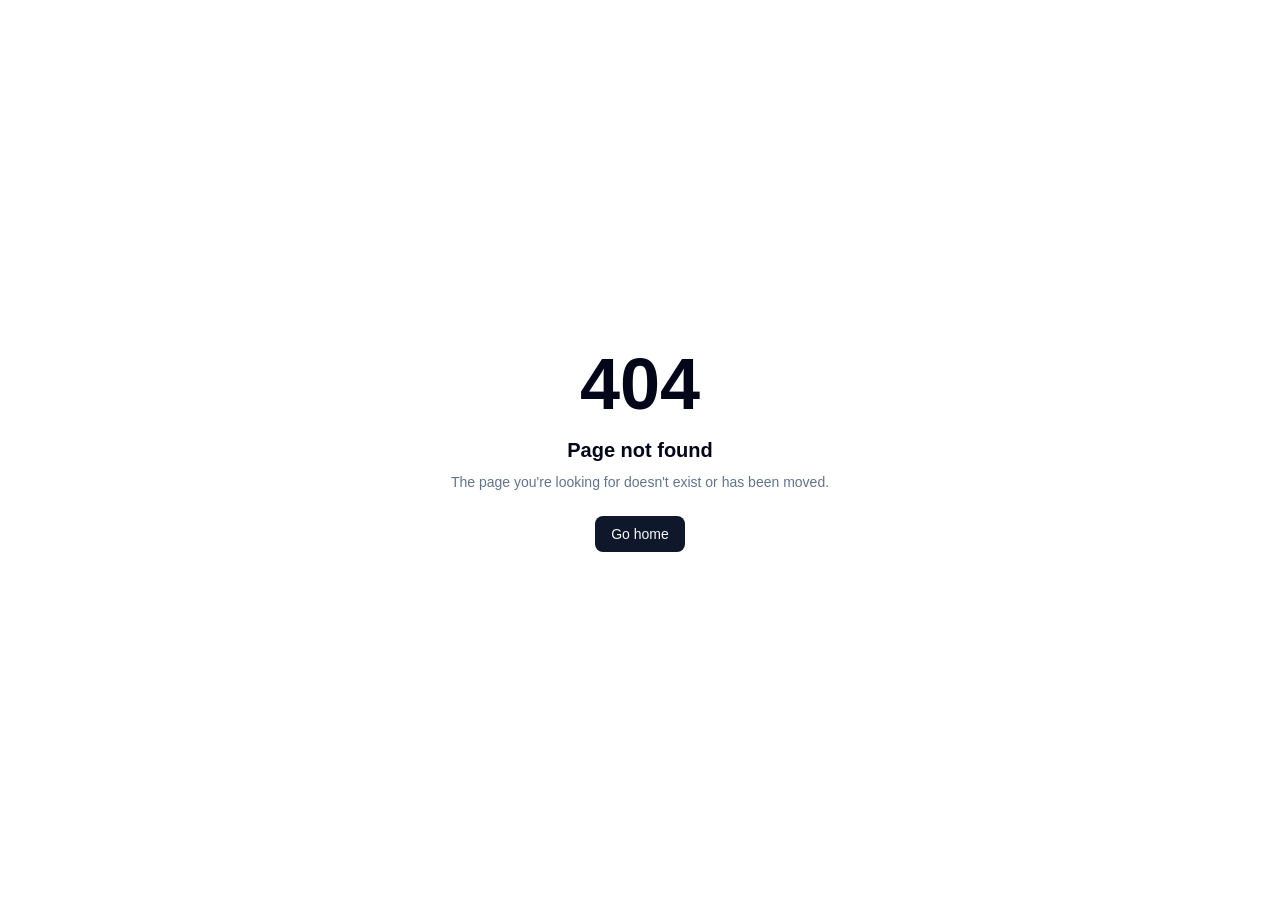
<file: index.html>
<!DOCTYPE html><html lang="en"><head><meta charSet="utf-8"/><meta name="viewport" content="width=device-width, initial-scale=1"/><link rel="stylesheet" href="https://fonts.googleapis.com/css2?family=Dancing+Script:wght@500;600;700&amp;family=Caveat:wght@500;600&amp;display=swap" data-precedence="default"/><link rel="stylesheet" href="./assets/styles-OF09rn1M.css" data-precedence="default"/><title>I Miss You, Robot</title><meta name="author" content="I Miss You, Robot"/><meta name="twitter:site" content="@Lovable"/><meta name="description" content="A small romantic message for my robot."/><meta property="og:title" content="I Miss You, Robot"/><meta property="og:description" content="A small romantic message for my robot."/><meta property="og:type" content="website"/><meta name="twitter:card" content="summary_large_image"/><link rel="modulepreload" href="./assets/index-C32vCaqM.js"/><link rel="modulepreload" href="./assets/routes-DOTeBbBh.js"/><link rel="preconnect" href="https://fonts.googleapis.com"/><link rel="preconnect" href="https://fonts.gstatic.com" crossorigin="anonymous"/><link rel="icon" href="./favicon.ico" type="image/x-icon"/></head><body><!--$--><main class="romantic-page"><section class="romantic-screen romantic-screen-active" aria-hidden="false"><div class="romantic-copy opening-copy"><h1>I miss you, <span class="robot-word">robot</span>.</h1><p>I just wanted you to know how much I miss you</p><button class="inline-flex items-center justify-center gap-2 whitespace-nowrap cursor-pointer focus-visible:outline-none focus-visible:ring-1 focus-visible:ring-ring disabled:pointer-events-none disabled:opacity-50 disabled:cursor-not-allowed [&amp;_svg]:pointer-events-none [&amp;_svg]:size-4 [&amp;_svg]:shrink-0 bg-romantic-button font-romantic font-normal text-romantic-button-foreground shadow-romantic transition-all duration-300 hover:bg-romantic-button-hover hover:shadow-romantic-hover active:scale-95 h-10 rounded-full px-7 text-xs" tabindex="0">Really?</button></div></section><section class="romantic-screen romantic-screen-right" aria-hidden="true"><div class="romantic-copy password-copy"><h1>Of course my <span class="robot-word">robot</span>.</h1><p>But first, put in the secret password.</p><div class="heart-lock " aria-label="Four digit secret password"><svg viewBox="0 0 220 200" aria-hidden="true"><path d="M110 184C91 166 28 119 20 72C13 29 61 5 91 34C100 42 106 51 110 60C114 51 120 42 129 34C159 5 207 29 200 72C192 119 129 166 110 184Z"></path></svg><div class="password-row"><div class="password-slot"><button type="button" class="password-step" tabindex="-1" aria-label="Increase digit 1"><svg viewBox="0 0 12 7" aria-hidden="true"><path d="M1 6l5-5 5 5"></path></svg></button><label class="password-digit"><span class="password-digit-value" aria-hidden="true">0</span><input inputMode="numeric" pattern="[0-9]*" maxLength="1" autoComplete="off" aria-label="Password digit 1" tabindex="-1" value=""/></label><button type="button" class="password-step" tabindex="-1" aria-label="Decrease digit 1"><svg viewBox="0 0 12 7" aria-hidden="true"><path d="M1 1l5 5 5-5"></path></svg></button></div><div class="password-slot"><button type="button" class="password-step" tabindex="-1" aria-label="Increase digit 2"><svg viewBox="0 0 12 7" aria-hidden="true"><path d="M1 6l5-5 5 5"></path></svg></button><label class="password-digit"><span class="password-digit-value" aria-hidden="true">0</span><input inputMode="numeric" pattern="[0-9]*" maxLength="1" autoComplete="off" aria-label="Password digit 2" tabindex="-1" value=""/></label><button type="button" class="password-step" tabindex="-1" aria-label="Decrease digit 2"><svg viewBox="0 0 12 7" aria-hidden="true"><path d="M1 1l5 5 5-5"></path></svg></button></div><div class="password-slot"><button type="button" class="password-step" tabindex="-1" aria-label="Increase digit 3"><svg viewBox="0 0 12 7" aria-hidden="true"><path d="M1 6l5-5 5 5"></path></svg></button><label class="password-digit"><span class="password-digit-value" aria-hidden="true">0</span><input inputMode="numeric" pattern="[0-9]*" maxLength="1" autoComplete="off" aria-label="Password digit 3" tabindex="-1" value=""/></label><button type="button" class="password-step" tabindex="-1" aria-label="Decrease digit 3"><svg viewBox="0 0 12 7" aria-hidden="true"><path d="M1 1l5 5 5-5"></path></svg></button></div><div class="password-slot"><button type="button" class="password-step" tabindex="-1" aria-label="Increase digit 4"><svg viewBox="0 0 12 7" aria-hidden="true"><path d="M1 6l5-5 5 5"></path></svg></button><label class="password-digit"><span class="password-digit-value" aria-hidden="true">0</span><input inputMode="numeric" pattern="[0-9]*" maxLength="1" autoComplete="off" aria-label="Password digit 4" tabindex="-1" value=""/></label><button type="button" class="password-step" tabindex="-1" aria-label="Decrease digit 4"><svg viewBox="0 0 12 7" aria-hidden="true"><path d="M1 1l5 5 5-5"></path></svg></button></div></div></div></div></section></main><script>(function(a,f){let l;try{l=JSON.parse(sessionStorage.getItem(a)||"{}")}catch{return}const n=l?.[f||history.state?.__TSR_key];let c=!1;for(const t in n){const e=n[t],o=e?.scrollX,s=e?.scrollY;if(Number.isFinite(o)&&Number.isFinite(s)){if(t==="window")scrollTo(o,s),c=!0;else if(t)try{const r=document.querySelector(t);r&&(r.scrollLeft=o,r.scrollTop=s)}catch{}}}if(c)return;const i=location.hash.slice(1);if(i){const t=history.state?.__hashScrollIntoViewOptions??!0;if(t){const e=document.getElementById(i);e&&e.scrollIntoView(t)}return}scrollTo(0,0)})("tsr-scroll-restoration-v1_3");document.currentScript.remove()</script><!--/$--><script data-tsr-stream-part="">(self.$R=self.$R||{})["tsr"]=[];self.$_TSR={h(){this.hydrated=!0,this.c()},e(){this.streamEnded=!0,this.c()},c(){this.hydrated&&this.streamEnded&&(delete self.$_TSR,delete self.$R.tsr)},p(e){this.initialized?e():this.buffer.push(e)},buffer:[]};$_TSR.router=($R=>$R[0]={manifest:$R[1]={routes:$R[2]={__root__:$R[3]={preloads:$R[4]=["./assets/index-C32vCaqM.js"],scripts:$R[5]=[$R[6]={attrs:$R[7]={type:"module",async:!0,src:"./assets/index-C32vCaqM.js"}}]},"/":$R[8]={preloads:$R[9]=["./assets/routes-DOTeBbBh.js"]}}},matches:$R[10]=[$R[11]={i:"__root__ ",u:1791823463550,s:"success",ssr:!0},$R[12]={i:"  ",u:1791823463550,s:"success",ssr:!0}]})($R["tsr"]);$_TSR.e();{let s=document.currentScript,p;while((p=s.previousElementSibling)&&p.hasAttribute('data-tsr-stream-part'))p.remove();s.remove()}</script><script type="module" async="" src="./assets/index-C32vCaqM.js"></script><script>document.currentScript.remove();/*$tsr-stream-boundary*/</script></body></html>
</file>
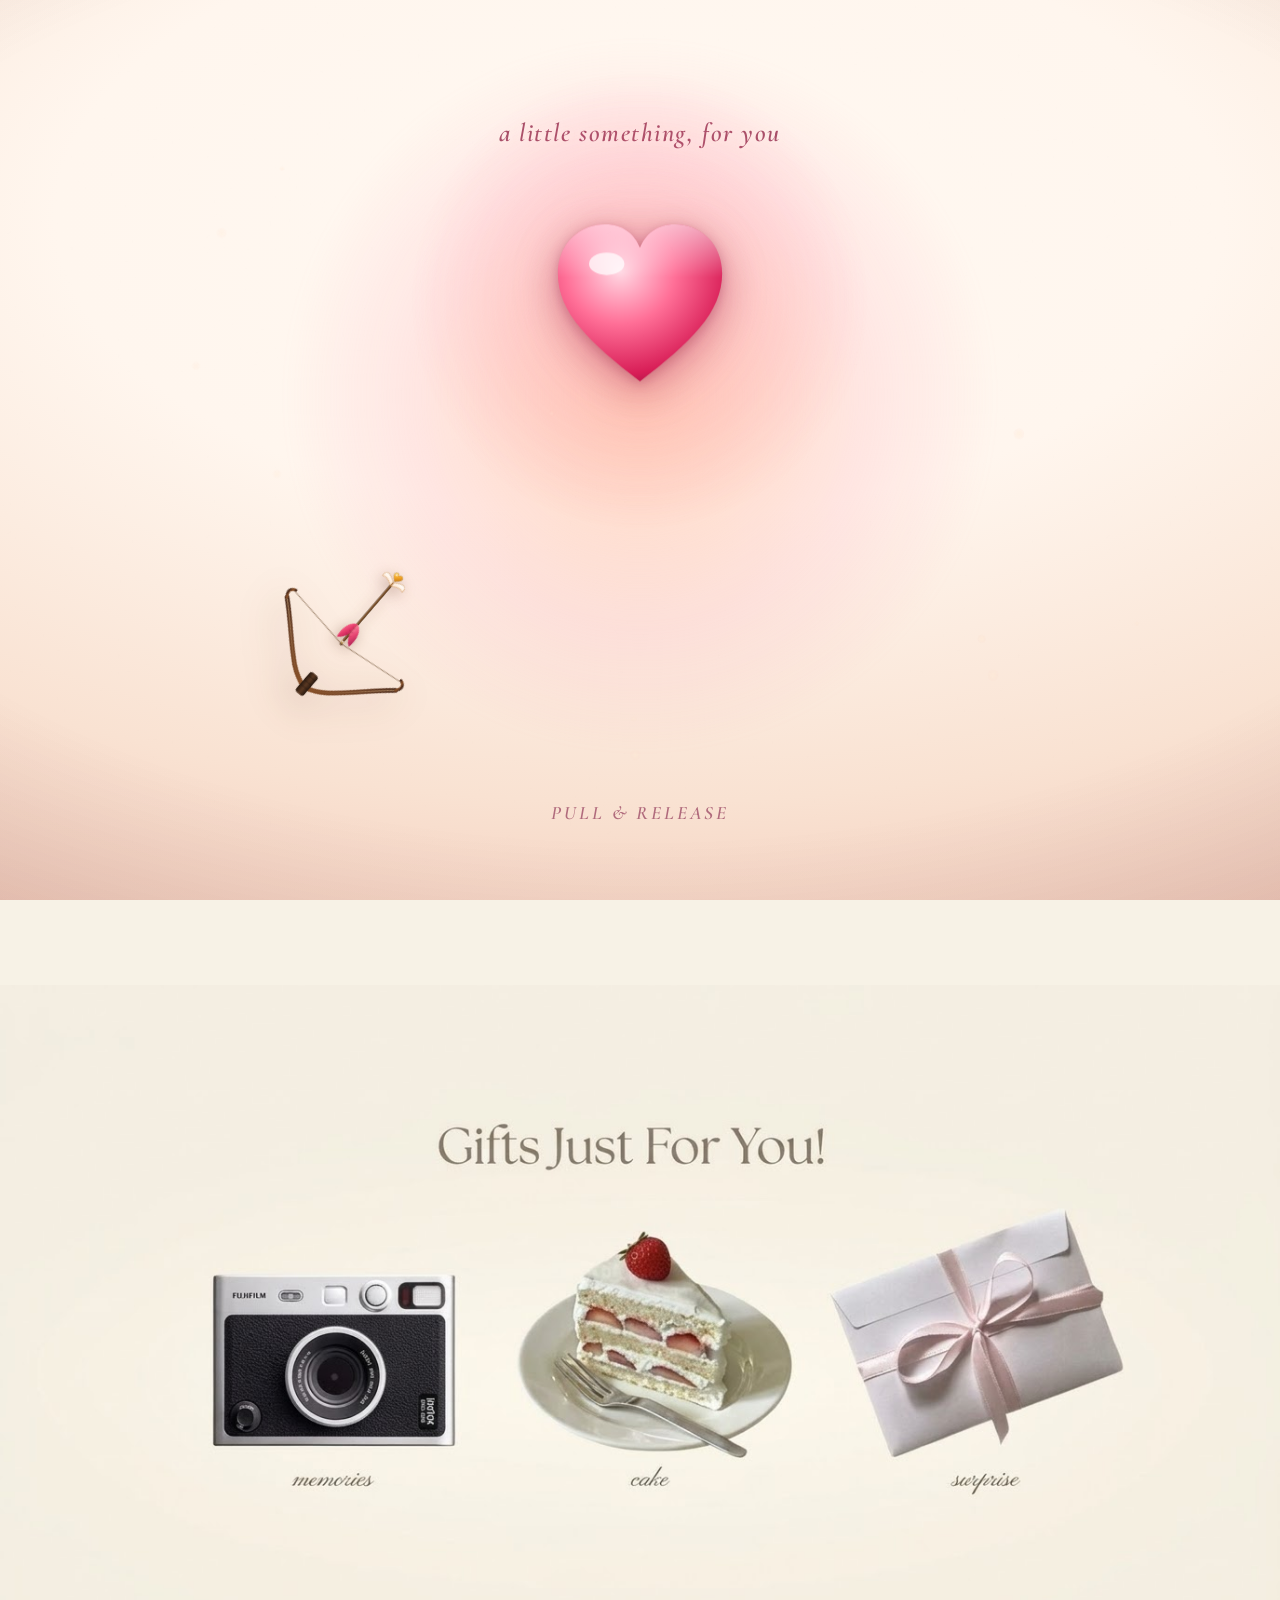
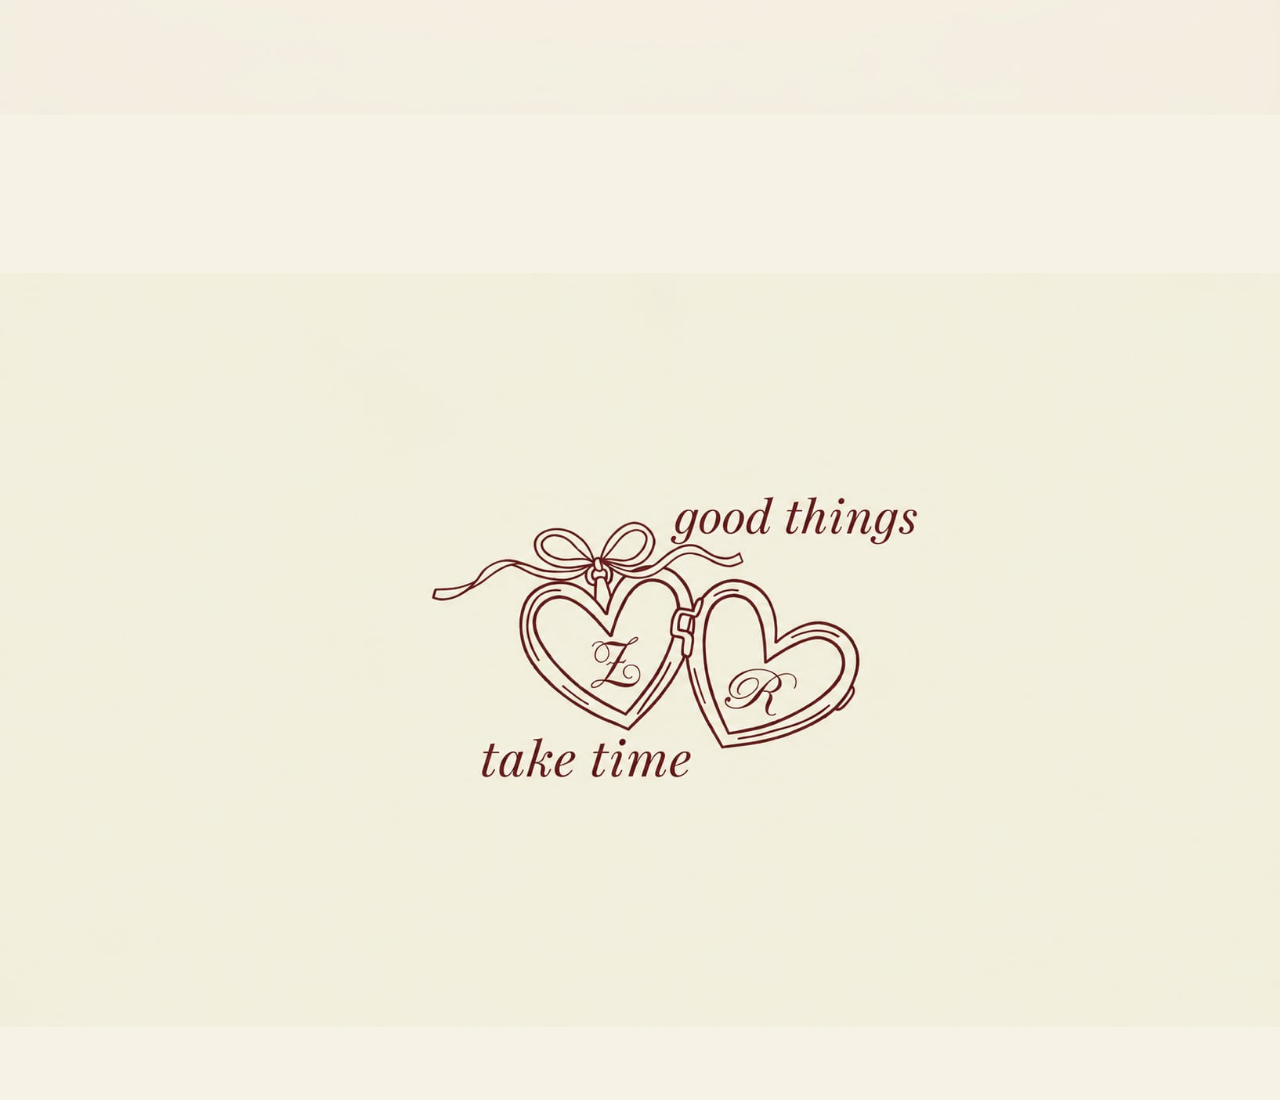
<file: interactive-birthday/index.html>
<!doctype html>
<html lang="en">
<head>
  <meta charset="UTF-8" />
  <meta name="viewport" content="width=device-width, initial-scale=1.0, viewport-fit=cover" />
  <title>Happy Birthday ♥ — a little film</title>
  <meta name="description" content="A cinematic birthday film in four acts: a beating heart you open with a tap, a rush of colour, a kinetic wish, and a tree that blooms into a heart of petals." />
  <meta name="theme-color" content="#f7e7dc" />
  <link rel="icon" type="image/png" href="./favicon.png" />

  <link rel="preconnect" href="https://fonts.googleapis.com" />
  <link rel="preconnect" href="https://fonts.gstatic.com" crossorigin />
  <link href="https://fonts.googleapis.com/css2?family=Great+Vibes&family=Cormorant+Garamond:ital,wght@0,500;0,600;1,500&family=Fraunces:opsz,wght@9..144,600;9..144,700;9..144,900&display=swap" rel="stylesheet" />

  <script>document.documentElement.classList.add('js')</script>
  <script type="module" crossorigin src="./assets/index-DOpaFlii.js"></script>
  <link rel="stylesheet" crossorigin href="./assets/index-CAkBa6du.css">
  <style>
    html, body { height: auto; min-height: 100%; overflow-x: hidden; overflow-y: auto; }
    .scene { position: relative; inset: auto; width: 100%; height: 100vh; height: 100svh; overflow: hidden; }
    .gifts-section { display: grid; place-items: center; width: 100%; min-height: 100vh; min-height: 100svh; overflow: hidden; background: #f7f2e6; }
    .gifts-followup { display: grid; place-items: center; width: 100%; min-height: 100vh; min-height: 100svh; overflow: hidden; background: #f7f2e6; }
    .gifts-followup img { display: block; width: auto !important; height: auto !important; max-width: 100vw !important; max-height: 100svh !important; object-fit: contain !important; }
    .gifts-artwork { position: relative; width: min(100vw, 175.38svh); aspect-ratio: 1375 / 784; }
    .gifts-artwork > img { display: block; width: 100%; height: 100%; object-fit: contain; }
    .gift-surprise-hotspot { position: absolute; left: 64.7%; top: 30.6%; width: 22.2%; height: 33.7%; padding: 0; border: 0; border-radius: 12%; background: transparent; cursor: pointer; }
    .gift-surprise-hotspot:focus-visible { outline: 3px solid #a66b75; outline-offset: 3px; }
    .gift-cake-hotspot { position: absolute; left: 39%; top: 30%; width: 24%; height: 38%; padding: 0; border: 0; border-radius: 12%; background: transparent; cursor: pointer; }
    .gift-cake-hotspot:focus-visible { outline: 3px solid #a66b75; outline-offset: 3px; }
    .gift-camera-hotspot { position: absolute; left: 15.5%; top: 37%; width: 21%; height: 28%; padding: 0; border: 0; border-radius: 8%; background: transparent; cursor: pointer; }
    .gift-camera-hotspot:focus-visible { outline: 3px solid #a66b75; outline-offset: 3px; }
    .flower-gift-viewer { position: fixed; inset: 0; z-index: 9999; display: grid; place-items: center; padding: 0; border: 0; width: 100%; height: 100%; max-width: none; max-height: none; background: #f7f2e6; }
    .flower-gift-viewer[hidden] { display: none; }
    .flower-gift-viewer img { display: block; width: auto !important; height: auto !important; max-width: 90vw !important; max-height: 90svh !important; object-fit: contain !important; }
    .flower-gift-viewer-close { position: absolute; top: max(16px, env(safe-area-inset-top)); right: max(16px, env(safe-area-inset-right)); width: 44px; height: 44px; border: 0; border-radius: 50%; color: #57433d; background: #fff9; font: 32px/1 sans-serif; cursor: pointer; }
    .cake-confetti-viewer { position: fixed; inset: 0; z-index: 9998; display: grid; place-items: center; width: 100%; height: 100%; background: #f0f1d9; }
    .cake-confetti-viewer[hidden] { display: none; }
    .cake-confetti-trigger { position: relative; z-index: 1; display: grid; place-items: center; width: 100%; height: 100%; padding: 0; border: 0; background: transparent; cursor: pointer; }
    .cake-confetti-frame { display: block; width: auto !important; height: auto !important; max-width: 96vw !important; max-height: 96svh !important; object-fit: contain !important; user-select: none; }
    .cake-confetti-canvas { position: absolute; z-index: 2; inset: 0; width: 100%; height: 100%; pointer-events: none; }
    .cake-confetti-close { position: absolute; z-index: 2; top: max(16px, env(safe-area-inset-top)); right: max(16px, env(safe-area-inset-right)); width: 44px; height: 44px; border: 0; border-radius: 50%; color: #57433d; background: #fff9; font: 32px/1 sans-serif; cursor: pointer; }
    .camera-gallery-viewer { position: fixed; inset: 0; z-index: 9997; overflow-y: auto; overscroll-behavior: contain; scroll-snap-type: y mandatory; background: #f7f2e6; }
    .camera-gallery-viewer[hidden] { display: none; }
    .camera-gallery-slide { display: grid; place-items: center; width: 100%; height: 100vh; height: 100svh; scroll-snap-align: start; }
    .camera-gallery-art { position: relative; width: min(100vw, 177.34375svh); aspect-ratio: 1362 / 768; }
    .camera-gallery-art > img { display: block; width: 100%; height: 100%; object-fit: contain; }
    .camera-record-hotspot { position: absolute; left: 58.9%; top: 57.4%; width: 14.5%; height: 24%; padding: 0; border: 0; border-radius: 50%; background: transparent; cursor: pointer; }
    .camera-record-hotspot:focus-visible { outline: 3px solid #a66b75; outline-offset: 3px; }
    .camera-gallery-close { position: fixed; z-index: 2; top: max(16px, env(safe-area-inset-top)); right: max(16px, env(safe-area-inset-right)); width: 44px; height: 44px; border: 0; border-radius: 50%; color: #57433d; background: #fff9; font: 32px/1 sans-serif; cursor: pointer; }
  </style>
</head>
<body>
  <main class="scene">

    <!-- The tree world (Act 4). One canvas; it stays transparent until the
         intro hands off, then it draws its own warm sky + blossom tree. -->
    <canvas id="tree" class="tree" aria-label="A blossom tree grows and blooms into a heart made of petals" role="img"></canvas>

    <!-- ACT 1 — THE INVITATION ------------------------------------------------
         A single beating heart on a warm field. It is the only thing the
         visitor has to do: tap it. Real <button> so it is tappable + keyboard
         focusable; everything decorative around it is aria-hidden. -->
    <section class="hero" id="hero" aria-label="Draw the bow to open your card">
      <div class="hero__bg" aria-hidden="true"></div>
      <div class="hero__motes" id="motes" aria-hidden="true"></div>

      <p class="hero__eyebrow" id="eyebrow">a little something, for you</p>

      <!-- THE TARGET — the heart the arrow flies to (GSAP animates .target) -->
      <div class="targetWrap" aria-hidden="true">
        <div class="target" id="target">
          <span class="heart__glow" aria-hidden="true"></span>
          <span class="target__heart" id="targetHeart">
            <svg class="heart__svg" viewBox="0 0 100 92" aria-hidden="true">
              <defs>
                <radialGradient id="hg" cx="38%" cy="30%" r="80%">
                  <stop offset="0%"  stop-color="#ffd9e4" />
                  <stop offset="42%" stop-color="#ff6f97" />
                  <stop offset="82%" stop-color="#d81e57" />
                  <stop offset="100%" stop-color="#9d0f3e" />
                </radialGradient>
                <linearGradient id="hsheen" x1="0" y1="0" x2="0" y2="1">
                  <stop offset="0%"  stop-color="rgba(255,255,255,.85)" />
                  <stop offset="34%" stop-color="rgba(255,255,255,0)" />
                </linearGradient>
              </defs>
              <path d="M50 86.5C26 68 10.5 53.6 10.5 34.6 10.5 20.4 21 11 33.2 11c8.6 0 14.2 4.7 16.8 11.4C52.6 15.7 58.2 11 66.8 11 79 11 89.5 20.4 89.5 34.6 89.5 53.6 74 68 50 86.5Z" fill="url(#hg)" />
              <path d="M50 86.5C26 68 10.5 53.6 10.5 34.6 10.5 20.4 21 11 33.2 11c8.6 0 14.2 4.7 16.8 11.4C52.6 15.7 58.2 11 66.8 11 79 11 89.5 20.4 89.5 34.6 89.5 53.6 74 68 50 86.5Z" fill="url(#hsheen)" opacity=".7" />
              <ellipse cx="34" cy="30" rx="8.5" ry="5.4" fill="#fff" opacity=".72" style="mix-blend-mode:screen" />
            </svg>
          </span>
        </div>
      </div>

      <!-- THE BOW + ARROW — draw the string back, release to fire. The rig is
           placed lower-left and rotated by JS to aim at the heart, so the shot
           travels on a diagonal. A real control: role=button + keyboard drag. -->
      <div class="archery" id="archery" role="button" tabindex="0"
           aria-label="Draw the bow and release to send the arrow to the heart">

          <!-- aim line, inside the rig so it points straight at the heart -->
          <div class="aim" id="aim" aria-hidden="true"></div>

          <!-- realistic recurve bow: wooden limbs, leather grip, a live string -->
          <svg class="bow" id="bow" viewBox="0 0 460 300" aria-hidden="true">
            <defs>
              <linearGradient id="limb" x1="0" y1="0" x2="1" y2="0">
                <stop offset="0"   stop-color="#4a2a1a" />
                <stop offset=".18" stop-color="#6b3f24" />
                <stop offset=".5"  stop-color="#8a5127" />
                <stop offset=".82" stop-color="#6b3f24" />
                <stop offset="1"   stop-color="#4a2a1a" />
              </linearGradient>
              <linearGradient id="limbHi" x1="0" y1="0" x2="0" y2="1">
                <stop offset="0" stop-color="rgba(255,214,160,.8)" />
                <stop offset="1" stop-color="rgba(255,214,160,0)" />
              </linearGradient>
              <linearGradient id="grip" x1="0" y1="0" x2="1" y2="0">
                <stop offset="0" stop-color="#2a1a10" />
                <stop offset=".5" stop-color="#5a3822" />
                <stop offset="1" stop-color="#2a1a10" />
              </linearGradient>
            </defs>
            <!-- limb body (taper faked with two stacked strokes) -->
            <path class="bow__limb" d="M34 96 C 118 168, 168 240, 230 252 C 292 240, 342 168, 426 96"
                  fill="none" stroke="url(#limb)" stroke-width="13" stroke-linecap="round" />
            <path class="bow__limbHi" d="M34 96 C 118 168, 168 240, 230 252 C 292 240, 342 168, 426 96"
                  fill="none" stroke="url(#limbHi)" stroke-width="3" stroke-linecap="round" opacity=".7" />
            <!-- recurve tip hooks -->
            <path d="M34 96 C 22 82, 26 70, 40 66" fill="none" stroke="url(#limb)" stroke-width="8" stroke-linecap="round" />
            <path d="M426 96 C 438 82, 434 70, 420 66" fill="none" stroke="url(#limb)" stroke-width="8" stroke-linecap="round" />
            <!-- leather grip over the belly -->
            <rect x="216" y="206" width="28" height="70" rx="9" fill="url(#grip)" />
            <path d="M219 220h22 M219 236h22 M219 252h22" stroke="rgba(0,0,0,.35)" stroke-width="2" />
            <!-- the string: two segments meeting at the nock (JS animates the nock).
                 A warm taupe so the taut string actually reads against the cream. -->
            <line class="bow__str" id="strL" x1="40" y1="70" x2="230" y2="96" stroke="#9a8068" stroke-width="2.2" stroke-linecap="round" />
            <line class="bow__str" id="strR" x1="420" y1="70" x2="230" y2="96" stroke="#9a8068" stroke-width="2.2" stroke-linecap="round" />
            <circle class="bow__serving" id="serving" cx="230" cy="96" r="4.5" fill="#6f5137" />
          </svg>

          <!-- the arrow: winged golden heart tip (Cupid), gold feather fletching -->
          <svg class="arrow" id="arrow" viewBox="0 0 64 220" aria-hidden="true">
            <defs>
              <linearGradient id="shaft" x1="0" y1="0" x2="1" y2="0">
                <stop offset="0" stop-color="#4a2c14" />
                <stop offset=".5" stop-color="#8a5a2c" />
                <stop offset="1" stop-color="#3e2410" />
              </linearGradient>
              <linearGradient id="gold" x1="0" y1="0" x2="1" y2="1">
                <stop offset="0" stop-color="#ffe38c" />
                <stop offset=".45" stop-color="#f4a626" />
                <stop offset="1" stop-color="#a85f0e" />
              </linearGradient>
              <linearGradient id="feath" x1="0" y1="0" x2="1" y2="1">
                <stop offset="0" stop-color="#ff7f9c" />
                <stop offset=".5" stop-color="#e6396a" />
                <stop offset="1" stop-color="#a8154a" />
              </linearGradient>
              <linearGradient id="wing" x1="0" y1="0" x2="0" y2="1">
                <stop offset="0" stop-color="#ffffff" />
                <stop offset="1" stop-color="#ffe0c4" />
              </linearGradient>
            </defs>

            <!-- shaft (dark wood so it reads against the cream) -->
            <rect x="29.4" y="30" width="5.2" height="168" rx="2.6" fill="url(#shaft)" />

            <!-- angel wings flanking the heart tip -->
            <g class="arrow__wings">
              <path class="wingL" d="M31 30 C 10 16, 2 20, 4 34 C 12 30, 20 32, 31 40 Z" fill="url(#wing)" stroke="rgba(196,132,58,.72)" stroke-width="1.2"/>
              <path class="wingR" d="M33 30 C 54 16, 62 20, 60 34 C 52 30, 44 32, 33 40 Z" fill="url(#wing)" stroke="rgba(196,132,58,.72)" stroke-width="1.2"/>
            </g>

            <!-- golden heart arrowhead (Cupid's love arrow) -->
            <path class="arrow__head" d="M32 12 C 30 7, 22 6.5, 21.5 13 C 21 18, 27 22, 32 27 C 37 22, 43 18, 42.5 13 C 42 6.5, 34 7, 32 12 Z" fill="url(#gold)" stroke="#a5701a" stroke-width=".8" />
            <ellipse cx="27" cy="13" rx="2.6" ry="1.7" fill="#fff" opacity=".8" style="mix-blend-mode:screen" />

            <!-- gold feather fletching -->
            <g class="arrow__fletch">
              <path d="M32 150 C 16 156, 10 178, 15 200 C 24 194, 30 184, 32 176 Z" fill="url(#feath)" />
              <path d="M32 150 C 48 156, 54 178, 49 200 C 40 194, 34 184, 32 176 Z" fill="url(#feath)" opacity=".92" />
              <path d="M28 160l4 3 M26 170l6 3 M25 180l7 3" stroke="rgba(130,12,48,.45)" stroke-width="1" />
              <path d="M36 160l-4 3 M38 170l-6 3 M39 180l-7 3" stroke="rgba(130,12,48,.45)" stroke-width="1" />
            </g>
            <!-- nock -->
            <path d="M29 200 L32 205 L35 200" fill="none" stroke="#c9a25a" stroke-width="2" stroke-linecap="round"/>
            <!-- invisible tip marker: JS measures it to land the head on the heart -->
            <circle id="tip" cx="32" cy="9" r="0.6" fill="none" />
          </svg>
      </div>

      <p class="hero__hint" id="hint">pull &amp; release</p>
    </section>

    <!-- ACT 2 — THE FLOOD -----------------------------------------------------
         The heart bursts into this circle at its landing point, and it swallows
         the frame in rose. Same trick as the intro dot: no cross-fade anywhere,
         the colour just arrives. -->
    <div class="flood" id="flood" aria-hidden="true"></div>

    <!-- ACT 3 — THE WISH (kinetic type on the flood) --------------------------
         Lives inside the flood's own colour, revealed by it. Every glyph hinges
         up out of its mask — nothing fades. -->
    <div class="field" id="field" aria-hidden="true">
      <div class="blob blob--1"></div>
      <div class="blob blob--2"></div>
      <div class="blob blob--3"></div>
      <div class="fgrid" id="fgrid"></div>
      <div class="fvignette"></div>

      <div class="camera" id="camera">
        <p class="kEyebrow" id="kEyebrow">make a wish&hellip;</p>
        <h2 class="headline" id="headline">
          <span class="hl__line"><span class="mask"><span class="hl__word" id="wLine1">Happy</span></span></span>
          <span class="hl__line"><span class="mask"><span class="hl__word" id="wLine2">Birthday</span></span></span>
        </h2>
        <svg class="uline" id="uline" viewBox="0 0 300 26" fill="none" aria-hidden="true">
          <path class="uline__path" d="M8 16C56 7 132 4 178 6c30 1 78 5 114 12-40 3-108 4-176 3"
                stroke="currentColor" stroke-width="3.4" stroke-linecap="round" stroke-linejoin="round" />
        </svg>
        <p class="kSub" id="kSub">to someone worth celebrating</p>
      </div>

      <div class="bar bar--top" id="barTop"></div>
      <div class="bar bar--bot" id="barBot"></div>
    </div>

    <!-- The gold light that bridges the rose wish into the dawn of the tree. -->
    <div class="bloom" id="bloom" aria-hidden="true"></div>

    <!-- ACT 4 — THE HAND-LETTERED WISH (over the tree) ------------------------ -->
    <div class="wish" id="wish" aria-hidden="true">
      <p class="wish__eyebrow" id="wEyebrow">and&hellip; make it count</p>
      <div class="wish__heroWrap"><h1 class="wish__hero" id="wHero">Happy Birthday</h1></div>
      <span class="wish__rule" id="wRule"></span>
      <p class="wish__sub" id="wSub">here&rsquo;s to a year that blooms</p>
    </div>

    <!-- Play the film again once it has settled. -->
    <button class="replay" id="replay" type="button" hidden>
      <svg viewBox="0 0 24 24" aria-hidden="true" width="15" height="15">
        <path d="M12 5V2L7 6l5 4V7a5 5 0 1 1-5 5H5a7 7 0 1 0 7-7z" fill="currentColor" />
      </svg>
      Again
    </button>

    <!-- One lens over the whole film: vignette + fine grain. -->
    <div class="grade" aria-hidden="true">
      <div class="grade__vignette"></div>
      <div class="grade__grain"></div>
    </div>
  </main>

  <section class="gifts-section" aria-label="Gifts Just For You">
    <div class="gifts-artwork">
      <img src="./gifts-just-for-you.jpeg" alt="Gifts Just For You: memories, cake and surprise" />
      <button class="gift-camera-hotspot" type="button" aria-label="Open the photo memories" onclick="document.getElementById('camera-gallery-viewer').hidden = false"></button>
      <button class="gift-cake-hotspot" id="gift-cake-hotspot" type="button" aria-label="Open the cake and confetti surprise"></button>
      <button class="gift-surprise-hotspot" type="button" aria-label="Open the flower surprise" onclick="document.getElementById('flower-gift-viewer').hidden = false"></button>
    </div>
  </section>
  <section class="gifts-followup" aria-label="Good things take time">
    <img src="./gifts-followup.jpeg" alt="Good things take time — two linked hearts" />
  </section>
  <div class="flower-gift-viewer" id="flower-gift-viewer" role="dialog" aria-modal="true" aria-label="Flowers just for you" hidden onclick="if (event.target === this) this.hidden = true">
    <img src="./flowers-just-for-you.jpeg" alt="Flowers just for you" />
    <button class="flower-gift-viewer-close" type="button" aria-label="Close" onclick="document.getElementById('flower-gift-viewer').hidden = true">×</button>
  </div>
  <div class="camera-gallery-viewer" id="camera-gallery-viewer" role="dialog" aria-modal="true" aria-label="Photo memories" hidden>
    <section class="camera-gallery-slide"><div class="camera-gallery-art"><img src="./camera-memory-2.jpeg" alt="Message For You with two photos" /><button class="camera-record-hotspot" type="button" aria-label="Play the birthday song" onclick="window.open('https://music.youtube.com/watch?v=QbLGjeR9bvI&amp;si=U-pOeCRIZAbmgsXB', '_blank', 'noopener,noreferrer')"></button></div></section>
    <section class="camera-gallery-slide"><img src="./camera-memory-1.jpeg" alt="Shared photo memories with Peace, Happiness and Soulmates notes" /></section>
    <button class="camera-gallery-close" type="button" aria-label="Close" onclick="document.getElementById('camera-gallery-viewer').hidden = true">×</button>
  </div>
  <div class="cake-confetti-viewer" id="cake-confetti-viewer" role="dialog" aria-modal="true" aria-label="Cake and confetti surprise" hidden>
    <canvas class="cake-confetti-canvas" id="cake-confetti-canvas" aria-hidden="true"></canvas>
    <button class="cake-confetti-trigger" id="cake-confetti-trigger" type="button" aria-label="Tap the cake for confetti">
      <img class="cake-confetti-frame" id="cake-confetti-frame" src="./cake-confetti/cake-whole.jpg" alt="Birthday cake — tap for confetti" />
    </button>
    <button class="cake-confetti-close" type="button" aria-label="Close">×</button>
  </div>
  <script>
    (() => {
      const viewer = document.getElementById('cake-confetti-viewer');
      const trigger = document.getElementById('cake-confetti-trigger');
      const cake = document.getElementById('cake-confetti-frame');
      const canvas = document.getElementById('cake-confetti-canvas');
      const context = canvas.getContext('2d');
      const frames = [
        './cake-confetti/cake-whole.jpg',
        './cake-confetti/cake-first-bite.jpg',
        './cake-confetti/cake-second-bite.jpg',
        './cake-confetti/cake-last-bite.jpg',
      ];
      let bite = 0;
      let cakeTaps = 0;
      let confettiDone = false;
      let particles = [];
      let animationFrame = 0;
      const fitCanvas = () => {
        const ratio = window.devicePixelRatio || 1;
        canvas.width = Math.round(window.innerWidth * ratio);
        canvas.height = Math.round(window.innerHeight * ratio);
        context.setTransform(ratio, 0, 0, ratio, 0, 0);
      };
      const closeViewer = () => {
        viewer.hidden = true;
        bite = 0;
        cakeTaps = 0;
        confettiDone = false;
        cake.src = frames[0];
        cancelAnimationFrame(animationFrame);
        context.clearRect(0, 0, window.innerWidth, window.innerHeight);
      };
      const burst = () => {
        fitCanvas();
        const colors = ['#e88bac', '#f2c764', '#fff7dc', '#db668d', '#8b7f49'];
        particles = Array.from({ length: 110 }, () => ({
          x: window.innerWidth * (.34 + Math.random() * .32),
          y: window.innerHeight * (.30 + Math.random() * .26),
          vx: (Math.random() - .5) * 9,
          vy: -2 - Math.random() * 8,
          gravity: .12 + Math.random() * .12,
          size: 3 + Math.random() * 7,
          angle: Math.random() * Math.PI,
          spin: (Math.random() - .5) * .18,
          color: colors[Math.floor(Math.random() * colors.length)],
          life: 95 + Math.random() * 50,
        }));
        cancelAnimationFrame(animationFrame);
        const draw = () => {
          context.clearRect(0, 0, window.innerWidth, window.innerHeight);
          particles = particles.filter((particle) => particle.life > 0 && particle.y < window.innerHeight + 20);
          for (const particle of particles) {
            particle.x += particle.vx;
            particle.y += particle.vy;
            particle.vy += particle.gravity;
            particle.angle += particle.spin;
            particle.life -= 1;
            context.save();
            context.translate(particle.x, particle.y);
            context.rotate(particle.angle);
            context.globalAlpha = Math.min(1, particle.life / 22);
            context.fillStyle = particle.color;
            context.fillRect(-particle.size / 2, -particle.size / 2, particle.size, particle.size * .7);
            context.restore();
          }
          if (particles.length) animationFrame = requestAnimationFrame(draw);
          else context.clearRect(0, 0, window.innerWidth, window.innerHeight);
        };
        animationFrame = requestAnimationFrame(draw);
      };
      document.getElementById('gift-cake-hotspot').addEventListener('click', () => {
        viewer.hidden = false;
        bite = 0;
        cakeTaps = 0;
        confettiDone = false;
        cake.src = frames[bite];
      });
      trigger.addEventListener('click', () => {
        if (bite < frames.length - 1) {
          bite += 1;
          cakeTaps = 0;
          cake.src = frames[bite];
          return;
        }
        cakeTaps += 1;
        if (cakeTaps >= 2 && !confettiDone) {
          confettiDone = true;
          burst();
        }
      });
      viewer.addEventListener('click', (event) => { if (event.target === viewer) closeViewer(); });
      document.querySelector('.cake-confetti-close').addEventListener('click', closeViewer);
      document.addEventListener('keydown', (event) => { if (event.key === 'Escape' && !viewer.hidden) closeViewer(); });
      window.addEventListener('resize', fitCanvas);
    })();
  </script>

  <!-- Accessible equivalent for reduced-motion + screen readers. -->
  <p class="sr-only">Happy Birthday. Here&rsquo;s to a wonderful year ahead.</p>

</body>
</html>
</file>
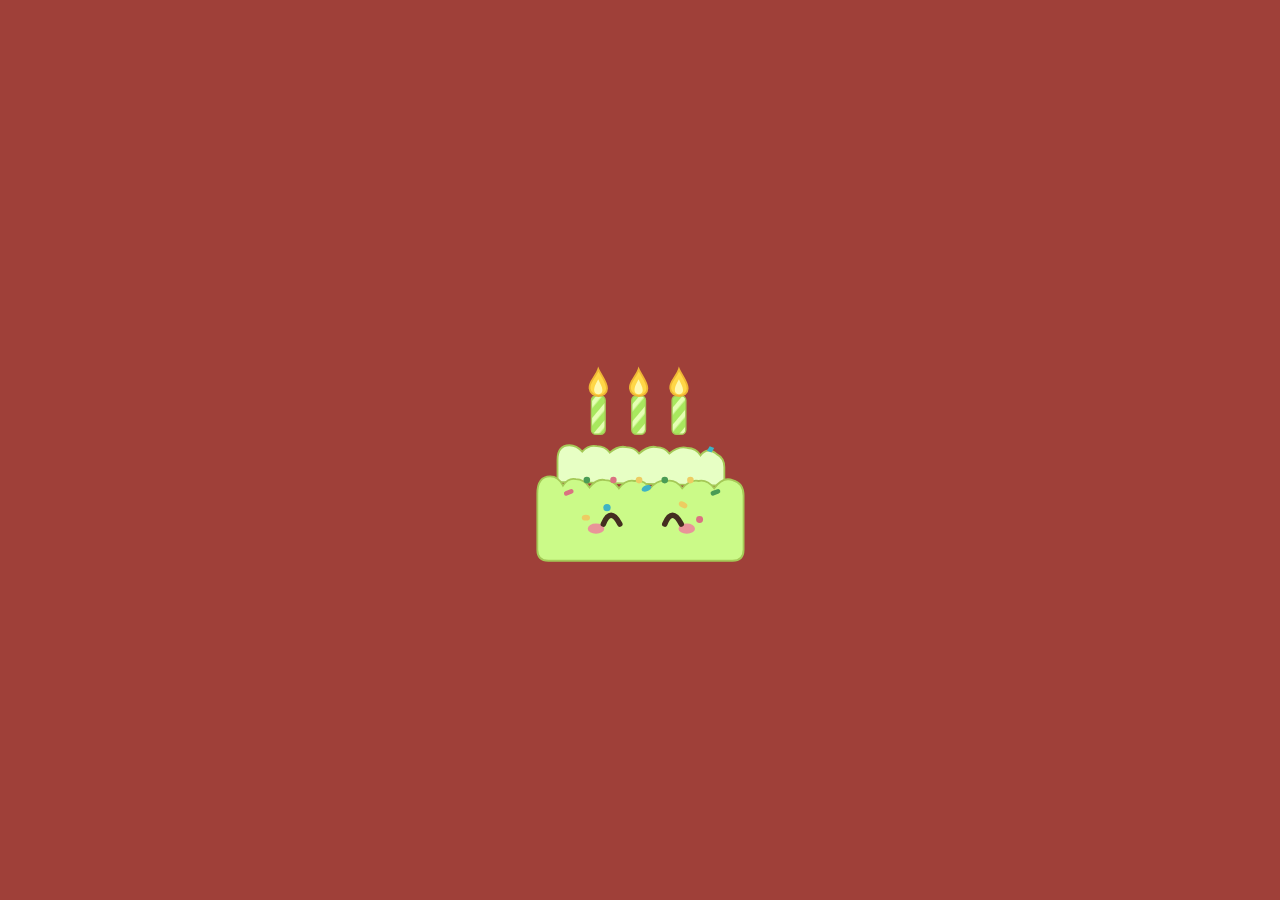
<file: candle-birthday.html>
<!DOCTYPE html>
<html lang="tr">
<head>
<meta charset="UTF-8">
<meta name="viewport" content="width=device-width, initial-scale=1">
<title>Make a Wish — Doğum Günü Pastası</title>
<meta name="description" content="Yeşil pasta, üç yanan mum ve 3–2–1 geri sayımıyla açılan altın renkli dilek sahnesi.">
<style>
@font-face{font-family:BirthdayScript;src:url([data-uri]) format('truetype');font-weight:400 700;font-display:swap}
:root{--background:#9f4039;--cake:#cbfa88;--edge:#a5c957;--frosting:#e7ffc4;--candle:#a8e85e;--stripe:#e5ffb3;--eye:#442e20;--pink:#e99499;--red:#da7281;--blue:#3eb3c5;--yellow:#edcc62;--green:#4a9c55;--flame:#ffd747;--flame-edge:#efb734;--flame-core:#fff9b0}
*{box-sizing:border-box}html,body{width:100%;height:100%;margin:0;overflow:hidden}body{background:var(--background)}main{width:100%;height:100%;display:grid;place-items:center}.cake{width:220px;max-width:65vw;aspect-ratio:240/245;transform:translateX(calc(-50vw - 150px));animation:entrance 1.8s cubic-bezier(.25,.7,.25,1) forwards}.cake > svg{display:block;width:100%;height:100%;overflow:visible}.eyes,.candles{opacity:0;visibility:hidden}.cake[data-phase="ready"] .eyes,.cake[data-phase="ready"] .candles{visibility:visible;opacity:1;animation:appear .45s ease-out both;transform-box:fill-box;transform-origin:center bottom}.flame{transform-box:fill-box;transform-origin:center bottom;transition:opacity .28s ease,transform .28s ease}.cake[data-phase="ready"] .flame{animation:flicker .8s ease-in-out infinite alternate}.flame:nth-of-type(2){animation-delay:.15s}.flame:nth-of-type(3){animation-delay:.3s}.cake[data-extinguished="1"] .flame-one,.cake[data-extinguished="2"] .flame-one,.cake[data-extinguished="2"] .flame-two,.cake[data-extinguished="3"] .flame{opacity:0;transform:scale(.25,.1);animation:none!important}
@keyframes entrance{from{transform:translateX(calc(-50vw - 150px))}to{transform:translateX(0)}}@keyframes appear{from{opacity:0;transform:scale(.7)}to{opacity:1;transform:scale(1)}}@keyframes flicker{from{transform:scale(1,1) rotate(-2deg)}to{transform:scale(.94,1.04) rotate(2deg)}}
@media(prefers-reduced-motion:reduce){.cake{animation:none;transform:none}.cake[data-phase="ready"] .eyes,.cake[data-phase="ready"] .candles,.cake[data-phase="ready"] .flame{animation:none}}
:root{--night:#050504;--wish-ink:#ffe7ac;--wish-cake:#fff0ad;--wish-edge:#bc8657;--wish-frosting:#fff3c7;--wish-candle:#fff7c5;--wish-stripe:#f9d65f;--wish-glow:0 0 8px #ffcf77,0 0 22px #c98034;--cake-glow:0 0 14px #e59a484d}
body{transition:background .8s ease}body[data-scene="dark"],body[data-scene="countdown"],body[data-scene="wish"]{background:var(--night)}.cake{transition:opacity .6s ease;position:relative}.wish-title{position:absolute;bottom:calc(100% + 56px);left:50%;transform:translateX(-50%);margin:0;white-space:nowrap;font:44px BirthdayScript,'Brush Script MT',cursive;color:var(--wish-ink);text-shadow:var(--wish-glow);opacity:0;visibility:hidden;display:flex;align-items:center;gap:24px}.sparkles{width:48px;height:48px;flex:none;fill:var(--wish-ink);filter:drop-shadow(var(--cake-glow))}.plate{opacity:0}.countdown{position:absolute;left:50%;top:18%;transform:translateX(-50%);z-index:2;display:grid;place-items:center;pointer-events:none;color:var(--wish-ink);font:bold 72px 'Trebuchet MS',sans-serif;text-shadow:var(--wish-glow);visibility:hidden;opacity:0}.countdown span{display:block;min-width:100px;text-align:center}body[data-scene="countdown"] .countdown{visibility:visible;opacity:1}body[data-scene="dark"],body[data-scene="countdown"],body[data-scene="wish"]{--cake:var(--wish-cake);--edge:var(--wish-edge);--frosting:var(--wish-frosting);--candle:var(--wish-candle);--stripe:var(--wish-stripe)}body[data-scene="dark"] .cake,body[data-scene="countdown"] .cake,body[data-scene="wish"] .cake{filter:drop-shadow(var(--cake-glow));opacity:1}body[data-scene="dark"] .plate,body[data-scene="countdown"] .plate,body[data-scene="wish"] .plate{opacity:1}body[data-scene="dark"] .wish-title,body[data-scene="countdown"] .wish-title,body[data-scene="wish"] .wish-title{visibility:visible;opacity:1;transition:opacity .7s ease}body[data-scene="dark"] .flame,body[data-scene="countdown"] .flame,body[data-scene="wish"] .flame{filter:drop-shadow(var(--cake-glow))}
@media(max-width:600px){.wish-title{font-size:32px;gap:14px;bottom:calc(100% + 40px)}.sparkles{width:34px;height:34px}}
@media(prefers-reduced-motion:reduce){body,.cake,.wish-title{transition:none!important}}
</style>
</head>
<body data-scene="entrance">
<main aria-label="Doğum günü pastası">
<div class="cake" id="cake" data-phase="entering">
<h1 class="wish-title"><svg class="sparkles" viewBox="0 0 48 48" aria-hidden="true"><path d="m24 5 5 13 13 6-13 5-5 14-5-14-13-5 13-6Z M8 1l2 6 6 2-6 2-2 6-2-6-6-2 6-2Z M41 1l2 5 5 2-5 2-2 5-2-5-5-2 5-2Z M40 34l2 5 5 2-5 2-2 5-2-5-5-2 5-2Z"/></svg><span>Make a Wish</span><svg class="sparkles" viewBox="0 0 48 48" aria-hidden="true"><path d="m24 5 5 13 13 6-13 5-5 14-5-14-13-5 13-6Z M8 1l2 6 6 2-6 2-2 6-2-6-6-2 6-2Z M41 1l2 5 5 2-5 2-2 5-2-5-5-2 5-2Z M40 34l2 5 5 2-5 2-2 5-2-5-5-2 5-2Z"/></svg></h1>
<svg viewBox="0 0 240 245" role="img" aria-label="Yeşil doğum günü pastası">
<defs><pattern id="stripes" width="12" height="12" patternUnits="userSpaceOnUse" patternTransform="rotate(40)"><rect width="12" height="12" fill="var(--candle)"/><rect width="5" height="12" fill="var(--stripe)"/></pattern></defs>
<g class="plate"><ellipse cx="120" cy="244" rx="118" ry="9" fill="var(--wish-edge)"/><ellipse cx="120" cy="242" rx="113" ry="6" fill="var(--wish-frosting)"/></g>
<path d="M30 157V133 Q30 117 43 117 Q51 117 57 124 Q64 116 73 118 Q82 118 87 125 Q96 117 105 119 Q114 119 119 126 Q129 117 138 119 Q147 119 152 126 Q163 117 172 120 Q181 120 186 128 Q194 118 204 127 Q212 131 212 141 V161Z" fill="var(--frosting)" stroke="var(--edge)" stroke-width="2"/>
<path d="M8 170 Q8 151 22 151 Q31 151 36 161 Q42 152 50 154 Q59 154 65 163 Q73 153 82 155 Q91 155 97 164 Q105 154 114 156 Q124 154 131 164 Q140 154 149 156 Q159 154 166 164 Q175 154 184 156 Q193 154 201 164 Q210 151 221 155 Q233 158 233 172 V231 Q233 243 221 243 H20 Q8 243 8 231Z" fill="var(--cake)" stroke="var(--edge)" stroke-width="2"/>
<g fill="var(--green)"><circle cx="62" cy="155" r="3.6"/><circle cx="147" cy="155" r="3.6"/><rect x="197" y="166" width="11" height="5" rx="2.5" transform="rotate(-20 202 169)"/></g>
<g fill="var(--red)"><circle cx="91" cy="155" r="3.5"/><rect x="37" y="166" width="11" height="5" rx="2.5" transform="rotate(-22 42 169)"/><circle cx="185" cy="198" r="3.8"/></g>
<g fill="var(--yellow)"><circle cx="119" cy="155" r="3.6"/><circle cx="175" cy="155" r="3.6"/><ellipse cx="167" cy="182" rx="5" ry="3.2" transform="rotate(30 167 182)"/><ellipse cx="61" cy="196" rx="4.5" ry="3.2"/></g>
<g fill="var(--blue)"><circle cx="84" cy="185" r="4"/><ellipse cx="127" cy="164" rx="5.5" ry="3.2" transform="rotate(-22 127 164)"/><path d="m196 118 5 2-3 5-5-2Z"/></g>
<g fill="var(--pink)"><ellipse cx="72" cy="208" rx="9" ry="5.5"/><ellipse cx="171" cy="208" rx="9" ry="5.5"/></g>
<g class="eyes" id="eyes" fill="none" stroke="var(--eye)" stroke-width="6" stroke-linecap="round"><path d="M80 203 Q88 184 98 203"/><path d="M147 203 Q155 184 165 203"/></g>
<g class="candles" id="candles">
<g fill="url(#stripes)" stroke="var(--edge)" stroke-width="1.5"><rect x="67" y="63" width="15" height="42" rx="5"/><rect x="111" y="63" width="15" height="42" rx="5"/><rect x="155" y="63" width="15" height="42" rx="5"/></g>
<g class="flame flame-one"><path d="M74.5 34 C72 42 64 48 65 55 C66 66 84 66 84 55 C84 48 77 40 74.5 34Z" fill="var(--flame)" stroke="var(--flame-edge)" stroke-width="2"/><path d="M74.5 45 C71 51 70 54 70 57 C70 63 79 63 79 57 C79 53 76 49 74.5 45Z" fill="var(--flame-core)"/></g>
<g class="flame flame-two"><path d="M118.5 34 C116 42 108 48 109 55 C110 66 128 66 128 55 C128 48 121 40 118.5 34Z" fill="var(--flame)" stroke="var(--flame-edge)" stroke-width="2"/><path d="M118.5 45 C115 51 114 54 114 57 C114 63 123 63 123 57 C123 53 120 49 118.5 45Z" fill="var(--flame-core)"/></g>
<g class="flame flame-three"><path d="M162.5 34 C160 42 152 48 153 55 C154 66 172 66 172 55 C172 48 165 40 162.5 34Z" fill="var(--flame)" stroke="var(--flame-edge)" stroke-width="2"/><path d="M162.5 45 C159 51 158 54 158 57 C158 63 167 63 167 57 C167 53 164 49 162.5 45Z" fill="var(--flame-core)"/></g>
</g>
</svg>
<div class="countdown" role="status" aria-live="polite"><span id="countdown-number"></span></div>
</div>
</main>
<script>
(()=>{'use strict';const cake=document.getElementById('cake'),number=document.getElementById('countdown-number');if(!cake||!number)return;let started=false;const timers=[];const later=(fn,delay)=>timers.push(setTimeout(fn,delay));const scene=value=>{document.body.dataset.scene=value};const countdown=value=>{number.textContent=String(value);cake.dataset.extinguished=String(4-value);scene('countdown')};const reveal=()=>{if(started)return;started=true;cake.dataset.extinguished='0';cake.dataset.phase='ready';cake.querySelector('svg[role="img"]').setAttribute('aria-label','Gülümseyen gözleri ve üç yanan mumu olan doğum günü pastası');later(()=>scene('dark'),900);later(()=>countdown(3),1700);later(()=>countdown(2),2700);later(()=>countdown(1),3700);later(()=>{cake.dataset.extinguished='3';number.textContent='';scene('wish');parent.postMessage({type:'candle-countdown-finished'},'*')},4700)};cake.addEventListener('animationend',event=>{if(event.target===cake&&event.animationName==='entrance')reveal()});if(window.matchMedia('(prefers-reduced-motion: reduce)').matches)reveal();addEventListener('pagehide',()=>timers.forEach(clearTimeout),{once:true})})();
</script>
</body>
</html>
</file>
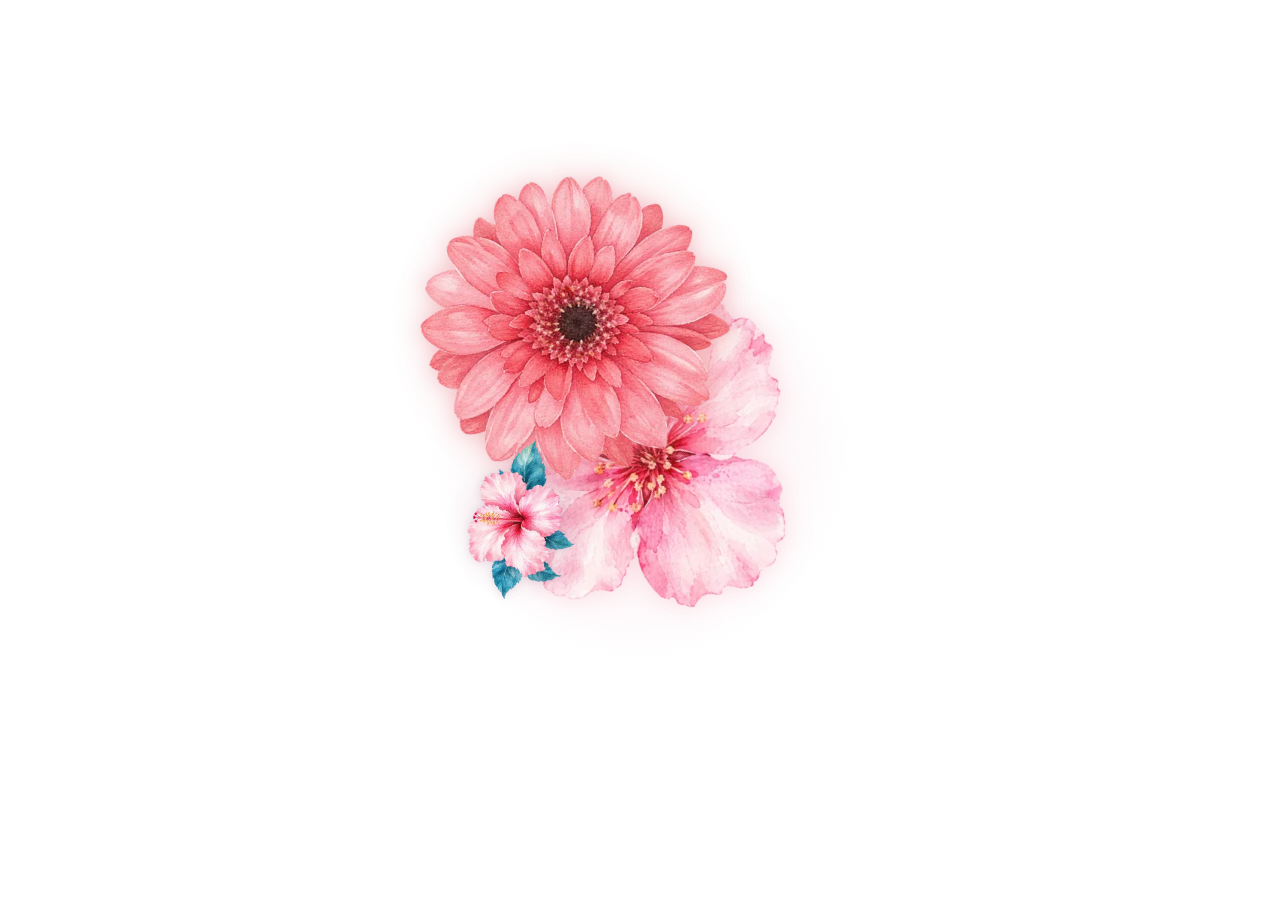
<file: flower-fall.html>
<!DOCTYPE html>
<html lang="tr"><head><meta charset="utf-8">
<meta name="viewport" content="width=device-width, initial-scale=1, viewport-fit=cover">
<title>🌸</title>
<style>
:root{--bg1:#fdf1f3;--bg2:#fbdce5}
html,body{height:100%;margin:0;overflow:hidden}
body{background:transparent}
body::before{content:"";position:fixed;inset:0;z-index:0;pointer-events:none;opacity:0;transition:opacity 1200ms ease;background:radial-gradient(40% 30% at 20% 15%,#fbc6d6aa,transparent 70%),radial-gradient(45% 35% at 85% 40%,#d9d2f5aa,transparent 70%),radial-gradient(50% 35% at 30% 90%,#fde3b8aa,transparent 70%),radial-gradient(120% 90% at 50% 20%,var(--bg1),var(--bg2))}
body::after{content:"";position:fixed;inset:0;z-index:2;pointer-events:none;opacity:0;transition:opacity 1200ms ease;mix-blend-mode:multiply;background:url("data:image/svg+xml;utf8,<svg xmlns='http://www.w3.org/2000/svg' width='300' height='300'><filter id='n'><feTurbulence type='fractalNoise' baseFrequency='.8' numOctaves='3'/><feColorMatrix values='0 0 0 0 .55 0 0 0 0 .4 0 0 0 0 .45 0 0 0 .5 0'/></filter><rect width='300' height='300' filter='url(%23n)'/></svg>")}
body.bloom-background-visible::before{opacity:1}
body.bloom-background-visible::after{opacity:.4}
canvas{position:fixed;inset:0;z-index:1;width:100%;height:100%;display:block}
</style></head><body>
<canvas id="c"></canvas>
<script>
const SRC=["[data-uri]", "[data-uri]", "[data-uri]", "[data-uri]", "[data-uri]", "[data-uri]"];
const cv=document.getElementById('c'),ctx=cv.getContext('2d');
const dpr=Math.min(2,devicePixelRatio||1);
const W=innerWidth,H=innerHeight;
cv.width=W*dpr;cv.height=H*dpr;ctx.scale(dpr,dpr);
const rnd=(a,b)=>a+Math.random()*(b-a);
const back=t=>{const c=1.4;return 1+(c+1)*Math.pow(t-1,3)+c*Math.pow(t-1,2)};
let imgs=[],loaded=0;
SRC.forEach((s,i)=>{const im=new Image();im.onload=()=>{if(++loaded===SRC.length)start()};im.src=s;imgs[i]=im});
function start(){
 imgs.forEach(im=>{const c=document.createElement('canvas');c.width=c.height=16;const x=c.getContext('2d');x.drawImage(im,0,0,16,16);const d=x.getImageData(0,0,16,16).data;let r=0,g=0,b=0,n=0;for(let i=0;i<d.length;i+=4)if(d[i+3]>200){r+=d[i];g+=d[i+1];b+=d[i+2];n++}n=n||1;im.col=[r/n|0,g/n|0,b/n|0]});
 const s0=Math.max(110,Math.min(220,Math.min(W,H)/4)),step=s0*.55,cx=W/2,cy=H/2;
 const maxD=Math.hypot(W,H)/2,fl=[];
 for(let y=-step;y<=H+step;y+=step)for(let x=-step;x<=W+step;x+=step){
  const px=x+rnd(-step/2,step/2),py=y+rnd(-step/2,step/2),d=Math.hypot(px-cx,py-cy);
  fl.push({x:px,y:py,s:s0*rnd(1,1.7),r:rnd(0,6.28),im:imgs[Math.random()*imgs.length|0],
   gd:d/maxD*1000+rnd(0,350),vy:0,vx:0,vr:0,fy:0,fall:false,sp:rnd(.5,1.4)*(Math.random()<.5?-1:1),ph:rnd(0,6.28)})}
 fl.push({x:cx,y:cy,s:s0*1.4,r:0,im:imgs[Math.random()*imgs.length|0],gd:0,vy:0,vx:0,vr:0,fy:0,fall:false,sp:.8,ph:0});
 fl.sort((a,b)=>a.gd-b.gd);
 let acc=500;fl.forEach((f,i)=>{f.gd=acc;acc+=170-120*(i/fl.length)});
 fl.forEach(f=>{f.fd=(H-f.y)/H*900+rnd(0,250)});
 const GROW=900,HOLD=acc+GROW+3500;
 let t0=performance.now(),last=t0;
 window.setTimeout(()=>document.body.classList.add('bloom-background-visible'),1100);
 (function loop(now){
  const t=now-t0,dt=Math.min(.05,(now-last)/1000);last=now;
  ctx.clearRect(0,0,W,H);let alive=0;
  for(const f of fl){
   let sc=1,rot=f.r;
   if(t>=HOLD+f.fd){ // falling
    if(!f.fall){f.fall=true;f.r+=f.sp*Math.max(0,(t-f.gd)/1000);f.vr=f.sp*2.5}
    f.vy+=1800*dt;f.y+=f.vy*dt;f.x+=f.vx*dt;f.r+=f.vr*dt;rot=f.r;
    if(f.y-f.s>H)continue;
   }else{
    const p=Math.min(1,Math.max(0,(t-f.gd)/GROW));
    if(p===0){alive++;continue}
    sc=back(p)*(1+.05*Math.sin(t/1000*2.4+f.ph));rot=f.r+(1-p)*-3+f.sp*Math.max(0,(t-f.gd)/1000);
   }
   alive++;
   const s=f.s*sc;ctx.save();ctx.translate(f.x,f.y);ctx.rotate(rot);
   const h=s*f.im.height/f.im.width,c=f.im.col;
   const g=ctx.createRadialGradient(0,0,s*.1,0,0,s*.62);g.addColorStop(0,`rgba(${c},.3)`);g.addColorStop(1,`rgba(${c},0)`);
   ctx.globalCompositeOperation='multiply';ctx.fillStyle=g;ctx.beginPath();ctx.arc(0,0,s*.62,0,6.283);ctx.fill();
   ctx.globalCompositeOperation='source-over';ctx.shadowColor=`rgba(${c},.5)`;ctx.shadowBlur=s*.07;ctx.globalAlpha=.94;
   ctx.drawImage(f.im,-s/2,-h/2,s,h);ctx.restore();
  }
  if(alive>0)requestAnimationFrame(loop);else{ctx.clearRect(0,0,W,H);window.parent.postMessage({type:'flower-fall-finished'},'*')}
 })(t0);
}
</script></body></html>
</file>
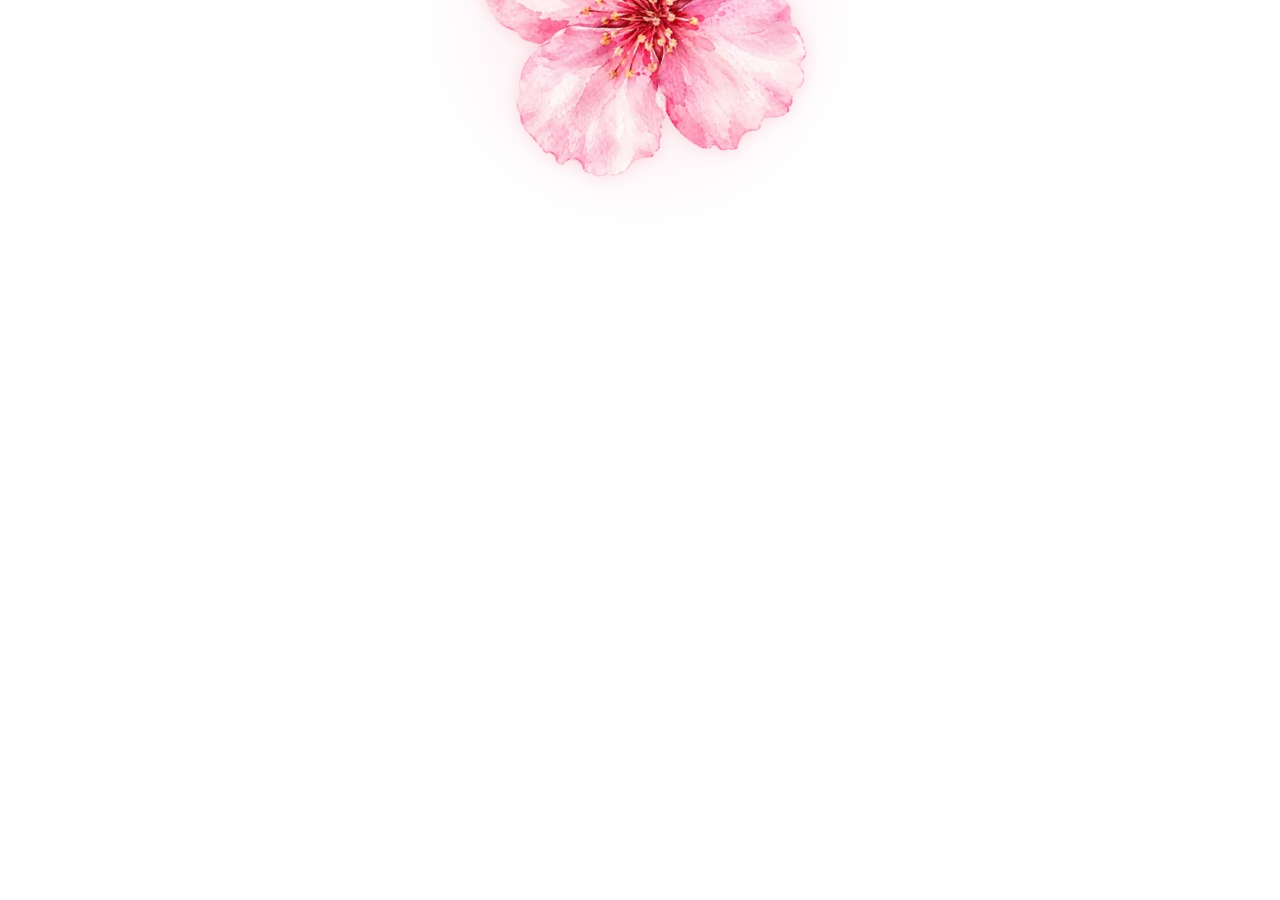
<file: postbox-flower-show.html>
<!DOCTYPE html>
<html lang="tr"><head><meta charset="utf-8">
<meta name="viewport" content="width=device-width, initial-scale=1, viewport-fit=cover">
<title>🌸</title>
<style>
html,body{height:100%;margin:0;overflow:hidden}
body{background:radial-gradient(45% 30% at 80% 18%,#f9cfd8aa,transparent 70%),radial-gradient(40% 30% at 15% 60%,#fbd9c4aa,transparent 70%),radial-gradient(40% 30% at 70% 85%,#f6c6d0aa,transparent 70%),linear-gradient(180deg,#eea9ae 0%,#f6bfc3 42%,#fddcca 100%)}
canvas{position:fixed;inset:0;width:100%;height:100%;display:block}
body::after{content:"";position:fixed;inset:0;pointer-events:none;opacity:.35;background:url("data:image/svg+xml;utf8,<svg xmlns='http://www.w3.org/2000/svg' width='300' height='300'><filter id='n'><feTurbulence type='fractalNoise' baseFrequency='.8' numOctaves='3'/><feColorMatrix values='0 0 0 0 .55 0 0 0 0 .4 0 0 0 0 .45 0 0 0 .5 0'/></filter><rect width='300' height='300' filter='url(%23n)'/></svg>")}
</style><style>html,body{background:transparent!important}body::after{display:none!important}</style></head><body>
<canvas id="c"></canvas>
<script>
const SRC=["[data-uri]", "[data-uri]", "[data-uri]", "[data-uri]", "[data-uri]", "[data-uri]"];
const cv=document.getElementById('c'),ctx=cv.getContext('2d');
const W=innerWidth,H=innerHeight;
const dpr=Math.max(1,Math.min(2,devicePixelRatio||1,Math.sqrt(4e6/(W*H))));
cv.width=W*dpr;cv.height=H*dpr;ctx.scale(dpr,dpr);
const rnd=(a,b)=>a+Math.random()*(b-a),clamp=(v,a,b)=>Math.min(b,Math.max(a,v));
let imgs=[],loaded=0;
SRC.forEach((s,i)=>{const im=new Image();im.onload=()=>{if(++loaded===SRC.length)start()};im.src=s;imgs[i]=im});

function start(){
 // her çiçek için boya lekeli, kenarı akan hazır görsel (sprite)
 imgs.forEach(im=>{
  const c=document.createElement('canvas');c.width=c.height=16;const x=c.getContext('2d');x.drawImage(im,0,0,16,16);
  const d=x.getImageData(0,0,16,16).data;let r=0,g=0,b=0,n=0;
  for(let i=0;i<d.length;i+=4)if(d[i+3]>200){r+=d[i];g+=d[i+1];b+=d[i+2];n++}
  n=n||1;const col=[r/n|0,g/n|0,b/n|0];
  const S=Math.round(Math.max(im.width,im.height)*1.3),sc=document.createElement('canvas');sc.width=sc.height=S;
  const sx=sc.getContext('2d'),gr=sx.createRadialGradient(S/2,S/2,S*.08,S/2,S/2,S*.48);
  gr.addColorStop(0,`rgba(${col},.3)`);gr.addColorStop(1,`rgba(${col},0)`);sx.fillStyle=gr;sx.fillRect(0,0,S,S);
  sx.shadowColor=`rgba(${col},.55)`;sx.shadowBlur=im.width*.05;sx.drawImage(im,(S-im.width)/2,(S-im.height)/2);
  im.sp=sc;im.q=S/im.width;
 });
 const s0=Math.max(110,Math.min(230,Math.min(W,H)/3.6)),G=H*1.7;
 const CW=8,N=Math.ceil(W/CW)+1,hf=new Float32Array(N).fill(H); // yığının yüzey yüksekliği
 const col=x=>clamp(x/CW|0,0,N-1);
 const surf=(x,s)=>hf[col(x)];
 function fillGaps(t){const add=[];
  for(let gy=-10;gy<=H+10;gy+=34)for(let gx=-10;gx<=W+10;gx+=34){
   let ok=false;for(const f of fl){const dx=f.x-gx,dy=f.y-gy;if(dx*dx+dy*dy<(.36*f.s)**2){ok=true;break}}
   if(ok)continue;
   for(const f of add){const dx=f.x-gx,dy=f.y-gy;if(dx*dx+dy*dy<(.36*f.s)**2){ok=true;break}}
   if(ok)continue;
   const s=s0*rnd(.9,1.4);add.push({x:gx+rnd(-8,8),y:gy+rnd(-8,8),s,im:imgs[Math.random()*imgs.length|0],r:rnd(0,6.28),vr:0,ph:rnd(0,6.28),w:rnd(1,2.2),sp:rnd(.5,1.4),st:1,pd:0,keep:true,born:t+rnd(0,700),bl:1,tx:0,Tm:0})}
  add.forEach(f=>fl.push(f))}
 const fl=[];let TB=1e9,acc=0,fullAt=-1,popAt=-1,hero=null,filled=false;
 const t0=performance.now();let last=t0,completionSent=false;

 function spawn(t){
  let s=s0*rnd(.8,1.5),x,y,vx,vy,T0=0,TX=0;
  if(t<TB){ // köşeye düşen çiçekler
   s=s0*1.5;x=W*.93;y=-s;{const T=1.1;T0=T;TX=W*.07;vx=(TX-x)/T;vy=((H-.25*s)-y)/T-.5*G*T}
  }else{ // köşeden fışkıran çiçekler
   let fr=0;while(fr<N-2&&hf[fr]<H*.15)fr++;const lo=fr*CW,hi=Math.min(W,lo+W*.32);
   let bh=-1,tx=rnd(lo,hi);
   for(let k=0;k<4;k++){const cx=rnd(lo,hi),h=hf[col(cx)];if(h>bh){bh=h;tx=cx}}
   x=rnd(.01,.09)*W;y=Math.max(hf[col(x)],H*.3);
   const T=rnd(1,1.6);T0=T;TX=tx;vx=(tx-x)/T;vy=(hf[col(tx)]-y)/T-.5*G*T;
  }
  fl.push({x,y,vx,vy,s,born:t,tx:TX,Tm:T0*1000+400,im:imgs[Math.random()*imgs.length|0],r:rnd(0,6.28),vr:rnd(-3.2,3.2),
   ph:rnd(0,6.28),w:rnd(1,2.2),st:0,pd:0,keep:false});
 }

 (function loop(now){
  if(now-last<12){requestAnimationFrame(loop);return}
  const t=now-t0,dt=Math.min(.05,(now-last)/1000);last=now;
  if(fullAt<0){
   if(!hero&&t>400){spawn(t);hero=fl[fl.length-1]}
   if(TB<1e9)acc+=Math.min(46,22+(t-TB)/1000*10)*dt;
   while(acc>=1){spawn(t);acc--}
  }
  if(fullAt>=0&&!filled&&t>=fullAt+1100){filled=true;fillGaps(t)}
  ctx.clearRect(0,0,W,H);
  for(let i=0;i<fl.length;i++){
   const f=fl[i];let sc=1,rot=f.r;
   if(f.st===0){
    f.vy+=G*dt;f.x+=f.vx*dt;f.y+=f.vy*dt;f.r+=f.vr*dt;rot=f.r;sc=Math.min(1,.4+(t-f.born)/300);
    if(f.vy>0&&(Math.abs(f.x-f.tx)<45||t-f.born>f.Tm)){
     let sf=hf[col(Math.abs(f.x-f.tx)<45?f.tx:f.x)];const a=0,b=-1;
     for(let k=a;k<=b;k++)if(hf[k]<sf)sf=hf[k];
     if(f.y+.2*f.s>=sf){ // yığına kondu
      let cx=f.x,cs=sf;for(let k=0;k<60;k++){const l=surf(cx-14,f.s),r=surf(cx+14,f.s);if(Math.max(l,r)>cs+8){cx=clamp(cx+(r>l?14:-14),0,W);cs=surf(cx,f.s)}else break}sf=cs;f.rx=cx;f.ry=sf-.12*f.s;f.st=1;if(f===hero&&TB>=1e9){TB=t;acc+=14}
      const na=col(cx-.36*f.s),nb=col(cx+.36*f.s),top=sf-.11*f.s;
      for(let k=na;k<=nb;k++)if(hf[k]>top)hf[k]=Math.max(top,H*.05);
     }
    }
   }else{
    const fall=f.keep&&popAt>=0&&t>=popAt+f.pd;if(fall){f.fv=(f.fv||0)+G*dt;f.y+=f.fv*dt;f.r+=f.sp*dt*1.5;f.rx=undefined}else if(f.rx!==undefined){const k=Math.min(1,dt*9);f.x+=(f.rx-f.x)*k;f.y+=(f.ry-f.y)*k}
    if(fall&&f.y-f.s>H){f.dead=true;continue}
    rot=f.r+Math.sin(t/1000*f.w+f.ph)*.14;
    sc=1+.025*Math.sin(t/1000*2.2+f.ph);if(f.bl){const p=clamp((t-f.born)/450,0,1);if(p<=0)continue;sc*=1+2.7*Math.pow(p-1,3)+1.7*Math.pow(p-1,2)}
   }
   if(popAt>=0&&t>=popAt&&!f.keep){ // alttakiler sönüp gidiyor
    const p=clamp((t-popAt-f.pd)/500,0,1);
    if(p>=1){f.dead=true;continue}
    sc*=1-p*p;
    if(f.st===0)f.st=1;
   }
   const s=f.s*sc,q=s*f.im.q;
   ctx.save();ctx.translate(f.x,f.y);ctx.rotate(rot);
   ctx.drawImage(f.im.sp,-q/2,-q/2,q,q);ctx.restore();
  }
  if(fullAt<0){let m=0;for(let k=0;k<N-1;k++)if(hf[k]>m)m=hf[k];if(m<H*.15||t>25000){fullAt=t;popAt=t+2200}}
  else if(popAt>=0&&t>=popAt&&!fl.some(f=>f.pd)){
   fl.forEach(f=>{f.keep=true;f.pd=(H-f.y)/H*1000+rnd(1,250)});
  }
  if(fl.length>600||fl.some(f=>f.dead))for(let k=fl.length-1;k>=0;k--)if(fl[k].dead)fl.splice(k,1);
  if(!completionSent&&fullAt>=0&&popAt>=0&&t>=popAt&&fl.length===0){completionSent=true;if(window.parent!==window)window.parent.postMessage({type:"postbox-flower-show-complete"},"*")}
  requestAnimationFrame(loop);
 })(t0);
}
</script></body></html>
</file>
<file: interactive-birthday/assets/index-CAkBa6du.css>
:root{--paper-0: #fff6ee;--paper-1: #f9e2d2;--paper-2: #f2c9b8;--rose-deep: #a80f43;--rose: #d4235c;--rose-lift: #ff5f86;--wine: #6e0a31;--gold-1: #ffcf6a;--gold-2: #e8a23d;--ink: #7a4a55;--ink-soft: #a9808a;--cream: #fff3ea;--ease-out: cubic-bezier(.2,.7,.2,1)}*{box-sizing:border-box;margin:0;padding:0}html,body{height:100%}body{background:#12060c;overflow:hidden;-webkit-font-smoothing:antialiased;text-rendering:optimizeLegibility;cursor:auto}.scene{position:fixed;inset:0;overflow:hidden}.sr-only{position:absolute;width:1px;height:1px;padding:0;margin:-1px;overflow:hidden;clip:rect(0 0 0 0);white-space:nowrap;border:0}.tree{position:absolute;inset:0;width:100%;height:100%;display:block;z-index:1}.hero{position:absolute;inset:0;z-index:3;overflow:hidden}.hero__bg{position:absolute;inset:0;background:radial-gradient(120% 88% at 50% 24%,#fff8f1 0%,var(--paper-0) 38%,var(--paper-1) 74%,var(--paper-2) 100%)}.hero__bg:after{content:"";position:absolute;left:50%;top:44%;width:min(78vw,720px);aspect-ratio:1;transform:translate(-50%,-50%);background:radial-gradient(circle,rgba(255,190,150,.55),rgba(255,150,170,.16) 46%,transparent 70%);filter:blur(6px)}.hero__motes{position:absolute;inset:0;pointer-events:none}.mote{position:absolute;border-radius:50%;background:radial-gradient(circle,rgba(255,236,214,.9),rgba(255,206,180,.15) 55%,transparent 72%);will-change:transform,opacity}.hero__eyebrow{position:absolute;top:13%;left:0;right:0;text-align:center;font-family:Cormorant Garamond,Georgia,serif;font-style:italic;font-weight:600;font-size:clamp(15px,3.6vw,26px);letter-spacing:.06em;color:#a85069;text-shadow:0 1px 10px rgba(255,248,241,.9);opacity:0}.targetWrap{position:absolute;top:33%;left:0;right:0;display:flex;justify-content:center;transform:translateY(-50%);pointer-events:none}.target{position:relative;width:clamp(120px,27vw,208px);aspect-ratio:100/92;will-change:transform;transform-origin:50% 60%}.target__heart{position:absolute;inset:0;display:block}.heart__glow{position:absolute;left:50%;top:52%;width:230%;aspect-ratio:1;transform:translate(-50%,-50%) scale(1);border-radius:50%;background:radial-gradient(circle,rgba(255,120,150,.55),rgba(255,90,130,.18) 42%,transparent 68%);filter:blur(4px);pointer-events:none;will-change:transform,opacity}.heart__svg{width:100%;height:100%;display:block;transform-origin:50% 60%;filter:drop-shadow(0 10px 22px rgba(168,15,64,.34)) drop-shadow(0 3px 6px rgba(120,10,48,.3));will-change:transform}.archery{position:absolute;top:0;left:0;width:clamp(100px,18vw,168px);cursor:grab;-webkit-tap-highlight-color:transparent;touch-action:none;will-change:transform}.archery:active{cursor:grabbing}.archery:focus-visible{outline:none}.archery:focus-visible .bow{filter:drop-shadow(0 0 0 3px rgba(255,255,255,.85)) drop-shadow(0 10px 18px rgba(120,50,20,.4))}.bow{display:block;width:100%;height:auto;filter:drop-shadow(0 12px 18px rgba(90,40,15,.3));overflow:visible}.aim{position:absolute;left:50%;bottom:32%;width:2px;height:190%;margin-left:-1px;transform-origin:bottom center;background:linear-gradient(0deg,rgba(255,214,150,.6) 0%,rgba(255,150,170,.22) 52%,transparent 78%);opacity:0;pointer-events:none}.arrow{position:absolute;left:0;right:0;margin-inline:auto;bottom:36%;width:17.5%;height:auto;overflow:visible;will-change:transform;filter:drop-shadow(0 5px 7px rgba(90,40,15,.36))}.arrow__wings{transform-box:fill-box;transform-origin:50% 90%}.arrow__wings .wingL,.arrow__wings .wingR{transform-box:fill-box}.wingL{transform-origin:88% 60%;animation:flapL 2.6s ease-in-out infinite}.wingR{transform-origin:12% 60%;animation:flapR 2.6s ease-in-out infinite}@keyframes flapL{0%,to{transform:rotate(0)}50%{transform:rotate(-11deg)}}@keyframes flapR{0%,to{transform:rotate(0)}50%{transform:rotate(11deg)}}.hero__hint{position:absolute;bottom:8.5%;left:0;right:0;text-align:center;font-family:Cormorant Garamond,Georgia,serif;font-weight:600;font-style:italic;font-size:clamp(13px,3.1vw,19px);letter-spacing:.16em;text-transform:uppercase;color:#b06a7c;opacity:0}.hero__ring{display:none}.flood{position:absolute;left:50%;top:50%;width:140px;height:140px;margin:-70px 0 0 -70px;border-radius:50%;background:radial-gradient(circle at 40% 34%,var(--rose-lift),var(--rose) 46%,var(--rose-deep) 100%);z-index:5;opacity:0;transform:scale(.001);will-change:transform,opacity;pointer-events:none}.field{position:absolute;inset:0;z-index:4;opacity:0;pointer-events:none;overflow:hidden;background:radial-gradient(120% 100% at 50% 8%,#d5265f 0%,var(--rose) 42%,var(--rose-deep) 78%,var(--wine) 100%);color:#fff}.blob{position:absolute;border-radius:50%;filter:blur(46px);opacity:0;mix-blend-mode:screen;will-change:transform,opacity}.blob--1{width:58vmax;height:58vmax;left:-18vmax;top:-16vmax;background:radial-gradient(circle,rgba(255,130,160,.9),transparent 62%)}.blob--2{width:46vmax;height:46vmax;right:-14vmax;top:22vmax;background:radial-gradient(circle,rgba(255,90,120,.75),transparent 64%)}.blob--3{width:52vmax;height:52vmax;left:24vmax;bottom:-22vmax;background:radial-gradient(circle,rgba(180,20,70,.8),transparent 66%)}.fgrid{position:absolute;inset:-6%;background-image:linear-gradient(rgba(255,255,255,.05) 1px,transparent 1px),linear-gradient(90deg,rgba(255,255,255,.05) 1px,transparent 1px);background-size:clamp(38px,7vw,74px) clamp(38px,7vw,74px);will-change:transform}.fvignette{position:absolute;inset:0;background:radial-gradient(128% 96% at 50% 44%,transparent 50%,rgba(70,6,28,.5) 100%)}.camera{position:absolute;inset:0;display:flex;flex-direction:column;justify-content:center;align-items:center;gap:clamp(4px,1.2vh,12px);padding:0 6vw;text-align:center;will-change:transform}.kEyebrow{font-family:Cormorant Garamond,Georgia,serif;font-style:italic;font-weight:500;font-size:clamp(15px,3.6vw,27px);letter-spacing:.08em;color:#ffd7c8;opacity:0;transform:translateY(10px);margin-bottom:clamp(2px,1vh,10px)}.headline{font-family:Fraunces,Georgia,serif;line-height:.92}.hl__line{display:block}.mask{display:inline-block;overflow:hidden;padding:.14em .06em;margin:-.14em -.06em}.hl__word{display:inline-block;font-weight:900;font-size:clamp(52px,15vw,168px);letter-spacing:-.02em;color:#fff6f1;text-shadow:0 6px 34px rgba(60,4,24,.34),0 2px 3px rgba(90,8,36,.42)}.hl__ch{display:inline-block;will-change:transform}.uline{width:clamp(150px,40vw,380px);height:auto;margin-top:clamp(4px,1.4vh,14px);color:var(--gold-1);filter:drop-shadow(0 2px 8px rgba(255,180,90,.5))}.kSub{margin-top:clamp(12px,2.4vh,26px);font-family:Cormorant Garamond,Georgia,serif;font-weight:500;font-style:italic;font-size:clamp(14px,3.4vw,24px);letter-spacing:.05em;color:#ffdfd2;opacity:0;transform:translateY(10px)}.bar{position:absolute;left:0;right:0;height:16vh;background:#12040b;z-index:3;will-change:transform;pointer-events:none}.bar--top{top:0}.bar--bot{bottom:0}.bloom{position:absolute;left:50%;top:50%;width:60px;height:60px;margin:-30px 0 0 -30px;border-radius:50%;background:radial-gradient(circle,#fff,#fff2d6 30%,#ffd696d9 55%,#ffbe9600 74%);z-index:8;opacity:0;transform:scale(.001);will-change:transform,opacity;pointer-events:none}.wish{position:absolute;left:5.5%;bottom:10%;max-width:46%;z-index:6;pointer-events:none;color:var(--ink);visibility:hidden}.wish.is-in{visibility:visible}.wish:before{content:"";position:absolute;inset:-18% -24% -24% -16%;background:radial-gradient(84% 98% at 34% 52%,#fffaf3f0,#fffaf399 48%,#fffaf300 80%);z-index:-1;opacity:0;transition:opacity 1s ease}.wish.is-in:before{opacity:1}.wish__eyebrow{font-family:Cormorant Garamond,Georgia,serif;font-style:italic;font-weight:600;font-size:clamp(13px,3.2vw,24px);letter-spacing:.05em;color:#9c4f63;text-shadow:0 1px 2px #fff8f1,0 0 8px rgba(255,248,241,.95)}.wish__heroWrap{position:relative;display:inline-block}.wish__heroWrap:before{content:"";position:absolute;inset:-26% -12% -22%;background:radial-gradient(60% 70% at 46% 52%,rgba(255,214,168,.5),rgba(255,150,150,.2) 52%,transparent 74%);filter:blur(14px);z-index:-1;opacity:0;pointer-events:none}.wish__heroWrap:after{content:"✦";position:absolute;right:-1%;top:-14%;font-size:clamp(15px,3.6vw,32px);color:#ffe1a0;text-shadow:0 0 12px rgba(255,205,120,.95);opacity:0;pointer-events:none}.wish__hero{font-family:Great Vibes,cursive;font-weight:400;font-size:clamp(40px,9.6vw,86px);line-height:.98;margin:-.02em 0 .06em;background:linear-gradient(180deg,#e85a83,#c41f52,#9c0f42);-webkit-background-clip:text;background-clip:text;color:transparent;filter:drop-shadow(0 1px 1px rgba(255,252,248,.98)) drop-shadow(0 2px 6px rgba(130,18,55,.45));clip-path:inset(0 100% -28% -10%);transform-origin:8% 60%}.wish__rule{display:block;width:clamp(46px,13vw,110px);height:2px;margin:.12em 0 .48em;background:linear-gradient(90deg,var(--gold-2),rgba(232,162,61,0));box-shadow:0 0 8px #fff7f0e6;transform-origin:left center}.wish__sub{font-family:Cormorant Garamond,Georgia,serif;font-weight:600;font-size:clamp(12px,2.9vw,20px);letter-spacing:.03em;color:#6e3f4a;text-shadow:0 1px 2px #fff8f1,0 0 8px rgba(255,248,241,.98)}.wish__eyebrow,.wish__rule,.wish__sub{opacity:0;transform:translateY(12px);filter:blur(5px);transition:opacity .8s ease,transform .9s var(--ease-out),filter .8s ease}.wish__rule{transform:translateY(12px) scaleX(.3)}.wish.is-in .wish__eyebrow,.wish.is-in .wish__sub{opacity:1;transform:translateY(0);filter:blur(0)}.wish.is-in .wish__rule{opacity:1;transform:translateY(0) scaleX(1)}.wish.is-in .wish__rule{transition-delay:1.35s}.wish.is-in .wish__sub{transition-delay:1.55s}.wish.is-in .wish__hero{animation:write 1.2s cubic-bezier(.62,.04,.24,1) .35s forwards,wishBreath 4s ease-in-out 1.9s infinite}@keyframes wishBreath{0%,to{transform:scale(1)}50%{transform:scale(1.02)}}.wish.is-in .wish__heroWrap:before{animation:hlin .8s ease .3s forwards,hlpulse 3.4s ease-in-out 1.7s infinite}.wish.is-in .wish__heroWrap:after{animation:twk 2.6s ease-in-out 1.6s infinite}@keyframes write{0%{clip-path:inset(0 100% -28% -10%)}to{clip-path:inset(0 -10% -28% -10%)}}@keyframes sheen{0%,18%{background-position:0% 50%}60%,to{background-position:100% 50%}}@keyframes hlin{0%{opacity:0;transform:scale(.86)}to{opacity:.92;transform:scale(1)}}@keyframes hlpulse{0%,to{opacity:.72}50%{opacity:1}}@keyframes twk{0%,to{opacity:0;transform:scale(.5) rotate(-12deg)}45%{opacity:1;transform:scale(1.05) rotate(16deg)}}.replay{position:absolute;right:20px;bottom:18px;z-index:7;display:inline-flex;align-items:center;gap:7px;padding:9px 15px 9px 12px;border-radius:999px;font:600 12.5px/1 Cormorant Garamond,Georgia,serif;letter-spacing:.12em;text-transform:uppercase;color:#8a4a5a;background:#fff8f2b8;border:1px solid rgba(150,60,80,.18);box-shadow:0 6px 20px -8px #78143266;backdrop-filter:blur(6px);-webkit-backdrop-filter:blur(6px);cursor:pointer;opacity:0;transform:translateY(8px);transition:opacity .5s ease,transform .5s var(--ease-out),background .3s ease}.replay.is-shown{opacity:1;transform:translateY(0)}.replay:hover{background:#fffcf8eb}.replay svg{opacity:.8}.grade{position:absolute;inset:0;z-index:9;pointer-events:none}.grade__vignette{position:absolute;inset:0;background:radial-gradient(125% 95% at 50% 42%,transparent 54%,rgba(60,18,30,.14) 84%,rgba(40,12,22,.3) 100%);mix-blend-mode:multiply}.grade__grain{position:absolute;inset:0;background:url(../textures/grain.png) repeat;background-size:300px;opacity:.05;mix-blend-mode:overlay}@media(prefers-reduced-motion:reduce){.hero,.flood,.field,.bloom,.hero__ring{display:none!important}.wish__eyebrow,.wish__rule,.wish__sub{opacity:1;transform:none;filter:none;transition:none}.wish__hero{clip-path:none;filter:drop-shadow(0 0 5px rgba(255,252,248,.98)) drop-shadow(0 2px 4px rgba(130,18,55,.5)) drop-shadow(0 4px 14px rgba(150,28,70,.32))}.wish.is-in .wish__hero{animation:none}.wish.is-in .wish__heroWrap:before{animation:none;opacity:.9}.wish.is-in .wish__heroWrap:after{animation:none;opacity:0}}
</file>
